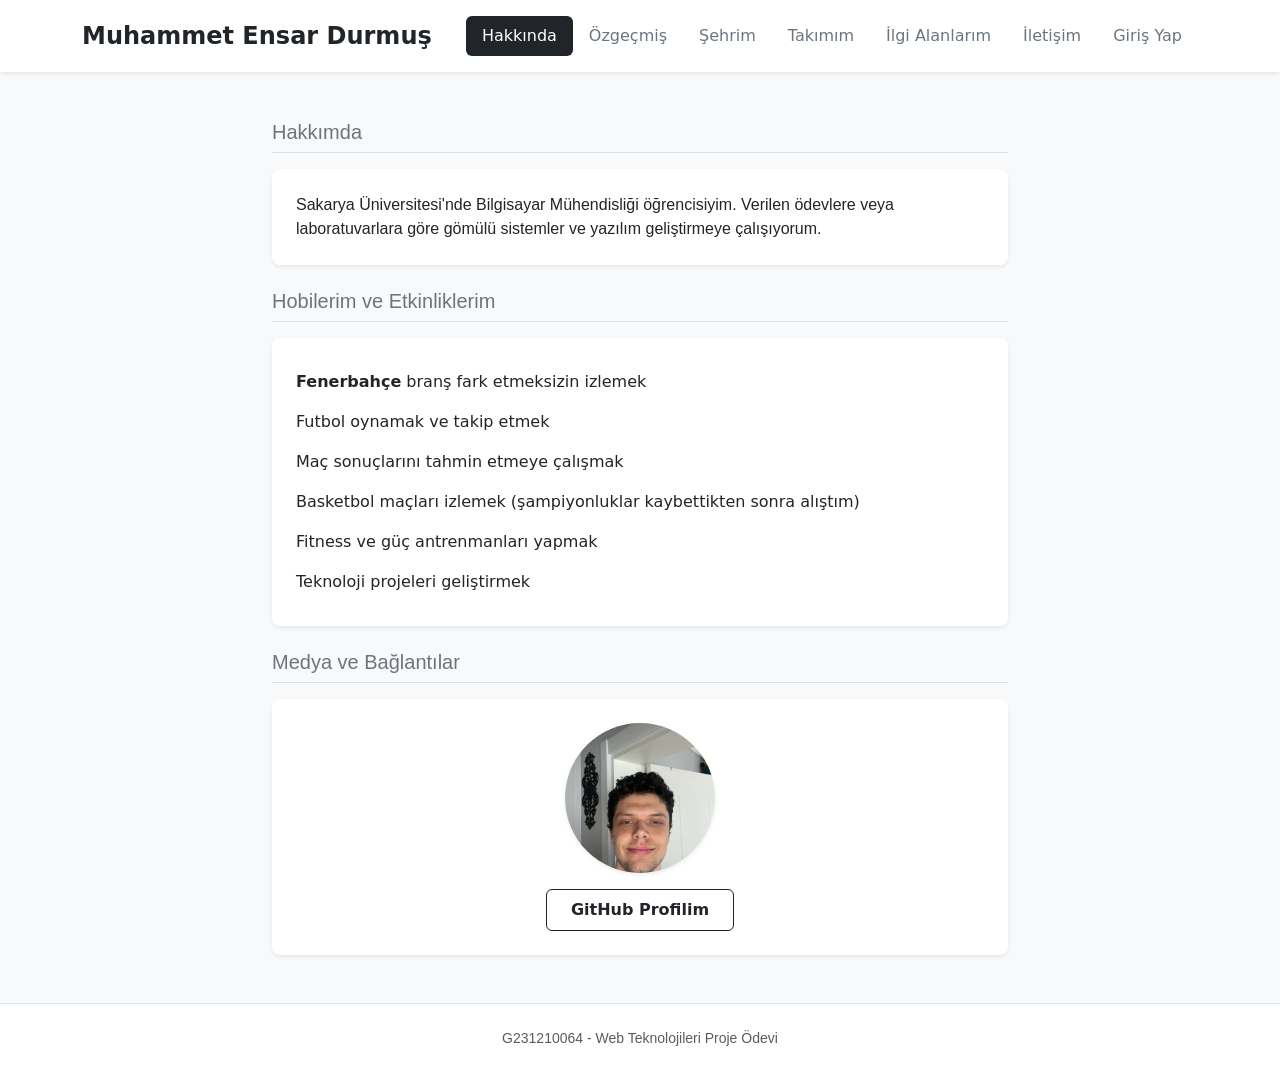
<file: index.html>
<!DOCTYPE html>
<html lang="tr">
<head>
    <meta charset="UTF-8">
    <meta name="viewport" content="width=device-width, initial-scale=1.0">
    
    
    <link rel="stylesheet" href="indexStil.css">
    
    <link rel="stylesheet" href="css/bootstrap.min.css">

    <title>Hakkında | Kişisel Web Sitem</title>

    <style>
        /* Özgeçmiş sayfasıyla aynı bütünlüğü sağlamak için */
        body {
            background-color: #f8f9fa;
            display: flex;/* Sayfayı ortaya hizalamak için */
            flex-direction: column;
            min-height: 100vh;
			/* ekran yüksekliğinin %100 ünü kullanmak için 100vh koyduk */
        }
    </style>
</head>
<body>
    
    <!-- mb-5 margin bottom 5 margin dış boşluk içindi css te 5 de 5 birim boşluk bırak bottom alttan yani-->
    <header class="bg-white shadow-sm py-3 mb-5">
        <div class="container d-flex flex-wrap justify-content-between align-items-center">
            <h1 class="h4 mb-0 text-dark fw-bold">Muhammet Ensar Durmuş</h1>
            <nav class="nav nav-pills">
                <!-- nav kısmında bulunduğumuz sınıfı active yaptık açıldığında olduğumuz sınıf yeni html dosyası ekledikçe buraya da ekleme yapılır -->
                <a class="nav-link active bg-dark text-white" href="index.html">Hakkında</a>
                <a class="nav-link text-secondary" href="cv.html">Özgeçmiş</a>
				<a class="nav-link text-secondary" href="sehrim.html">Şehrim</a>
				<a class="nav-link text-secondary" href="takimim.html">Takımım</a>
				<a class="nav-link text-secondary" href="ilgialanlarim.html">İlgi Alanlarım</a>
				<a class="nav-link text-secondary" href="iletisim.html">İletişim</a>
				<a class="nav-link text-secondary" href="login.html">Giriş Yap</a>
            </nav>
        </div>
    </header>

  
    <main class="container mb-5 flex-grow-1">
        <div class="row justify-content-center">
            <div class="col-lg-8">
                
               
                <section class="mb-4">
                    <h2 class="h5 text-secondary border-bottom pb-2 mb-3">Hakkımda</h2>
					<!-- border-0 ile kenarlıkları kaldırdık rounded ile de kenarlara kavis verdik alttan dış boşluk 4 birim mb-4 ile-->
					 <!-- shadow-sm az gölge efekti için kullandık fazla olmasın istedim -->
                    <div class="card border-0 shadow-sm rounded-3 mb-4">
                        <div class="card-body p-4 text-dark">
                            <p class="mb-0">Sakarya Üniversitesi'nde Bilgisayar Mühendisliği öğrencisiyim. Verilen ödevlere veya laboratuvarlara göre gömülü sistemler ve yazılım geliştirmeye çalışıyorum.</p>
                        </div>
                    </div>
                </section>

                
                <section class="mb-4">
                    <h2 class="h5 text-secondary border-bottom pb-2 mb-3">Hobilerim ve Etkinliklerim</h2>
                    <div class="card border-0 shadow-sm rounded-3 mb-4">
						<!-- p-4 de padding yani iç boşluk 4 birim olsun kartın -->
                        <div class="card-body p-4">
                            <ul class="list-group list-group-flush mb-0">
								<!-- list-group-flush da listenin dış çevresini kaldırır sadece satır arası çizgileri tutar ki modern görüntü için -->
                                <li class="list-group-item px-0 py-2 border-0">
                                    <span class="text-dark"><strong>Fenerbahçe</strong> branş fark etmeksizin izlemek</span>
									<!-- px de iç sağ sol boşluk için x py de iç üst alt boşluk için kullandık -->
                                </li>
                                <li class="list-group-item px-0 py-2 border-0 text-dark">Futbol oynamak ve takip etmek</li>
                                <li class="list-group-item px-0 py-2 border-0 text-dark">Maç sonuçlarını tahmin etmeye çalışmak</li>
                                <li class="list-group-item px-0 py-2 border-0 text-dark">Basketbol maçları izlemek (şampiyonluklar kaybettikten sonra alıştım)</li>
                                <li class="list-group-item px-0 py-2 border-0 text-dark">Fitness ve güç antrenmanları yapmak</li>
                                <li class="list-group-item px-0 py-2 border-0 text-dark">Teknoloji projeleri geliştirmek</li>
                            </ul>
                        </div>
                    </div>
                </section>

               
                <section>
                    <h2 class="h5 text-secondary border-bottom pb-2 mb-3">Medya ve Bağlantılar</h2>
                    <div class="card border-0 shadow-sm rounded-3">
                        <div class="card-body p-4 text-center">
                           
                            <img src="images/profil.jpeg" alt="Muhammet Ensar Durmuş Profil Fotoğrafı" class="img-fluid rounded-circle shadow-sm mb-3" style="width: 150px; height: 150px; object-fit: cover;">
                            <br>
                            
                            <a href="https://github.com/ensardurmus" target="_blank" class="btn btn-outline-dark px-4 py-2 fw-semibold">GitHub Profilim</a>
                        </div>
                    </div>
                </section>

            </div>
        </div>
    </main>

    <!-- Footer -->
	 <!-- border-top ile üst kısma ince bir çizgi ekledik eklemesek de olurdu görsel olarak hoşuma gitti -->
	  <!-- mt-auto margin auto ile ekran kısa da olsa uzun da olsa en altta olur mt-auto ile -->
    <footer class="bg-white border-top py-4 mt-auto">
        <div class="container text-center">
            <p class="text-muted small mb-0">G231210064 - Web Teknolojileri Proje Ödevi</p>
        </div>
    </footer>

    <script src="js/bootstrap.bundle.min.js"></script>

</body>
</html>
</file>
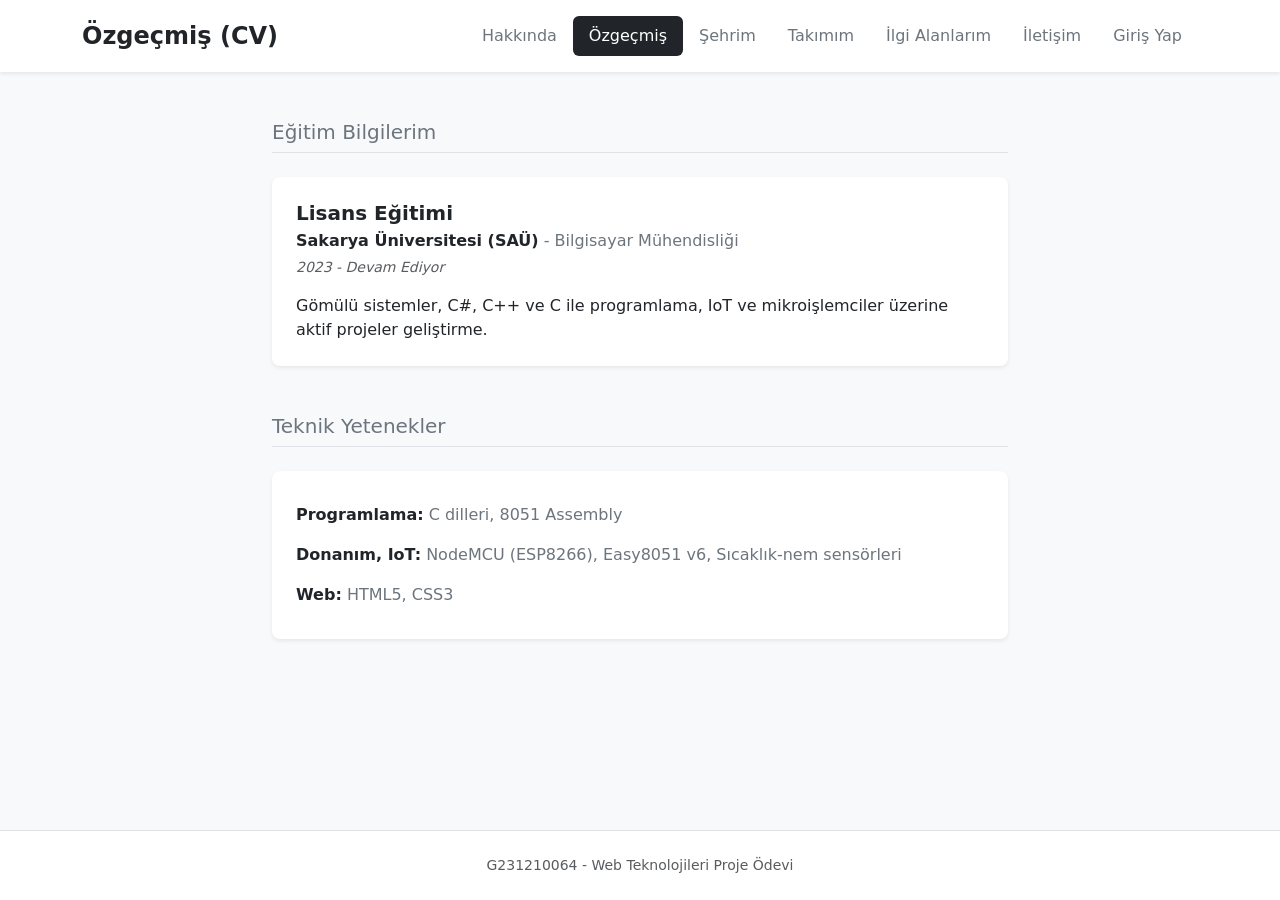
<file: cv.html>
<!DOCTYPE html>
<html lang="tr">
    <head>
        <meta charset="UTF-8">
        <meta name="viewport" content="width=device-width, initial-scale=1.0">

        <link rel="stylesheet" href="css/bootstrap.min.css">
        <title>Özgeçmiş | Muhammet Ensar Durmuş</title>
        
        <style>
            /* Sayfanın arka planını hafif gri yaparak beyaz kartların öne çıkmasını sağlıyoruz */
			/* Body de display:flex yapmak body elemanlarını flex container yaptık burada hizalamak kolay olsun diye */
			/* header main footer birer flex item oluyor böylelikle yani onları alt alta dizer header içinde container da otomatik buradan
			miras almaz */
            body {
                background-color: #f8f9fa;
                display: flex;
                flex-direction: column;
                min-height: 100vh; 
            }
			/* flex-direction ile de aslında alt alta dizmesini söylüyoruz column diyerek normalde flex yatayda hizalar*/
        </style>
    </head>
    <body>
        
        <header class="bg-white shadow-sm py-3 mb-5">
			<!-- flex-wrap ile ekrana sığmazsa yan yana hizalandığında alta geç dedik sıkışmasın diye -->
            <div class="container d-flex flex-wrap justify-content-between align-items-center">
                <h1 class="h4 mb-0 text-dark fw-bold">Özgeçmiş (CV)</h1>
                <nav class="nav nav-pills">
                    <a class="nav-link text-secondary" href="index.html">Hakkında</a>
                    <a class="nav-link active bg-dark text-white" href="cv.html">Özgeçmiş</a>
					<a class="nav-link text-secondary" href="sehrim.html">Şehrim</a>
					<a class="nav-link text-secondary" href="takimim.html">Takımım</a>
					<a class="nav-link text-secondary" href="ilgialanlarim.html">İlgi Alanlarım</a>
					<a class="nav-link text-secondary" href="iletisim.html">İletişim</a>
					<a class="nav-link text-secondary" href="login.html">Giriş Yap</a>
                </nav>
            </div>
        </header>

        <!-- justify-content-center ile flexbox kullandık aslında sayfada yatay olarak ortalamak için-->
        <main class="container mb-5 flex-grow-1">
            <div class="row justify-content-center">
                <div class="col-lg-8"> <!-- İçeriği ortalayıp genişliğini sayfa kadar sınırlama -->
                    
                   
                    <section class="mb-5">
                        <h2 class="h5 text-secondary border-bottom pb-2 mb-4">Eğitim Bilgilerim</h2>
                        
                        
                        <article class="card border-0 shadow-sm rounded-3">
                            <div class="card-body p-4">
								<!-- fw-bold ile yazıyı kalın yazdırdık -->
                                <h3 class="h5 card-title text-dark fw-bold mb-1">Lisans Eğitimi</h3>
                                <p class="card-text mb-1"><strong>Sakarya Üniversitesi (SAÜ)</strong> <span class="text-secondary">- Bilgisayar Mühendisliği</span></p>
                                <p class="text-muted small mb-3"><em>2023 - Devam Ediyor</em></p>
                                <p class="card-text mb-0 text-dark">Gömülü sistemler, C#, C++ ve C ile programlama, IoT ve mikroişlemciler üzerine aktif projeler geliştirme.</p>
                            </div>
                        </article>
                    </section>

                    
                    <section>
                        <h2 class="h5 text-secondary border-bottom pb-2 mb-4">Teknik Yetenekler</h2>
                        
                        <article class="card border-0 shadow-sm rounded-3">
                            <div class="card-body p-4">
                                
                                <ul class="list-group list-group-flush mb-0">
                                    <li class="list-group-item px-0 py-2 border-0">
                                        <strong class="text-dark">Programlama:</strong> <span class="text-secondary">C dilleri, 8051 Assembly</span>
                                    </li>
                                    <li class="list-group-item px-0 py-2 border-0">
                                        <strong class="text-dark">Donanım, IoT:</strong> <span class="text-secondary">NodeMCU (ESP8266), Easy8051 v6, Sıcaklık-nem sensörleri</span>
                                    </li>
                                    <li class="list-group-item px-0 py-2 border-0">
                                        <strong class="text-dark">Web:</strong> <span class="text-secondary">HTML5, CSS3</span>
                                    </li>
                                </ul>
                            </div>
                        </article>
                    </section>
                    
                </div>
            </div>
        </main>

        
        <footer class="bg-white border-top py-4 mt-auto">
            <div class="container text-center">
                <p class="text-muted small mb-0">G231210064 - Web Teknolojileri Proje Ödevi</p>
            </div>
        </footer>

        <script src="js/bootstrap.bundle.min.js"></script>
    </body>
</html>
</file>
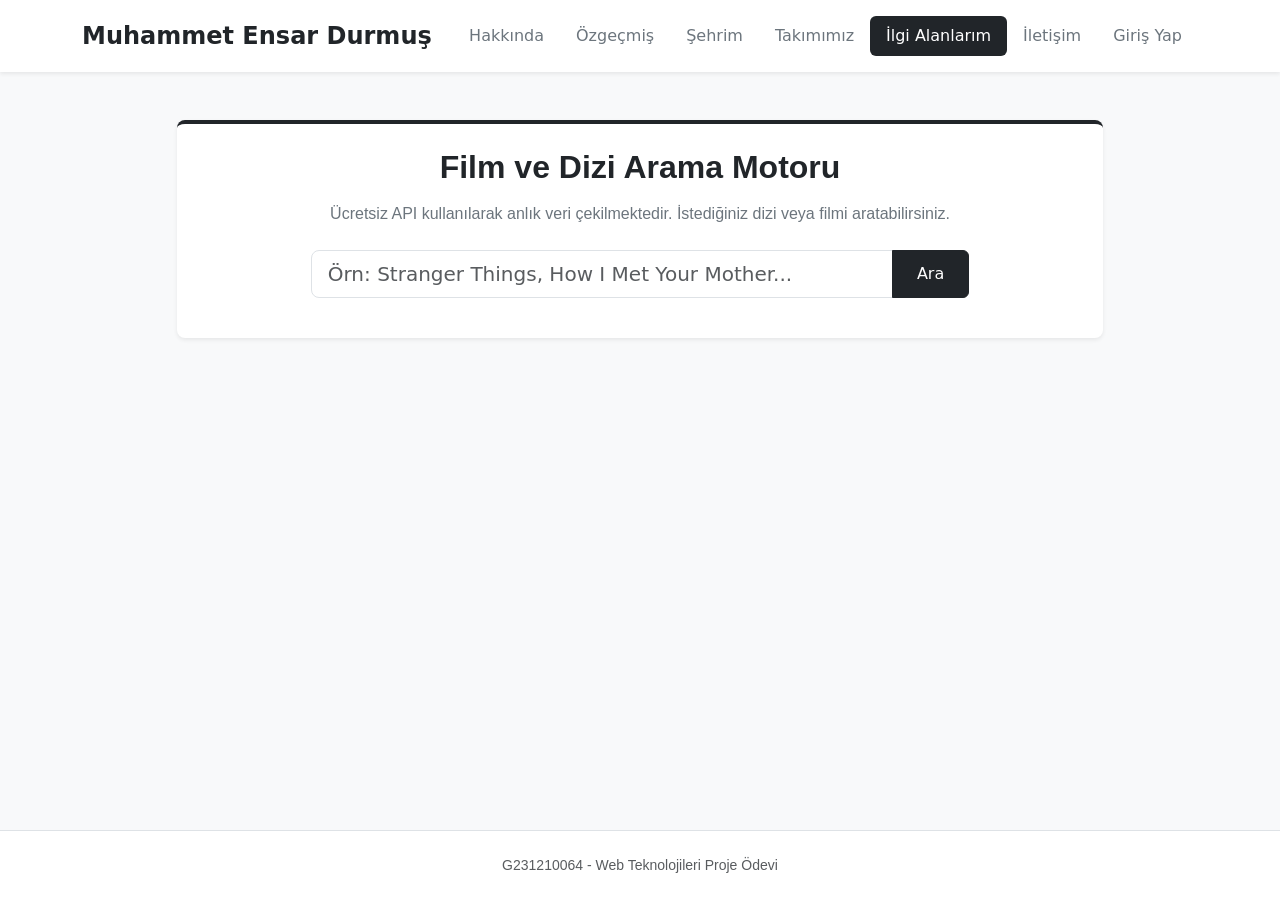
<file: ilgialanlarim.html>
<!DOCTYPE html>
<html lang="tr">
<head>
    <meta charset="UTF-8">
    <meta name="viewport" content="width=device-width, initial-scale=1.0">
    <title>İlgi Alanlarım | Kişisel Web Sitem</title>
    <link rel="stylesheet" href="indexStil.css">
    <link rel="stylesheet" href="css/bootstrap.min.css">
    <style>
        body {
            background-color: #f8f9fa;
            display: flex;
            flex-direction: column;
            min-height: 100vh;
        }
        .movie-card img {
            height: 400px;
            object-fit: cover;
        }
    </style>
</head>
<body>
    
    <!-- Menü Kısmı diğerlerine de ekledik öyle push yapıyoruz zaten her gün -->
    <header class="bg-white shadow-sm py-3 mb-5">
        <div class="container d-flex flex-wrap justify-content-between align-items-center">
            <h1 class="h4 mb-0 text-dark fw-bold">Muhammet Ensar Durmuş</h1>
            <nav class="nav nav-pills">
                <a class="nav-link text-secondary" href="index.html">Hakkında</a>
                <a class="nav-link text-secondary" href="cv.html">Özgeçmiş</a>
                <a class="nav-link text-secondary" href="sehrim.html">Şehrim</a>
                <a class="nav-link text-secondary" href="takimimiz.html">Takımımız</a>
                <a class="nav-link active bg-dark text-white" href="ilgialanlarim.html">İlgi Alanlarım</a>
				<a class="nav-link text-secondary" href="iletisim.html">İletişim</a>
				<a class="nav-link text-secondary" href="login.html">Giriş Yap</a>
            </nav>
        </div>
    </header>

    <main class="container mb-5 flex-grow-1">
        <div class="row justify-content-center">
            <div class="col-lg-10">
                
                <!-- API başlık ve arama alanı -->
                <section class="mb-5 text-center p-4 bg-white rounded-3 shadow-sm border-top border-4 border-dark">
                    <h2 class="fw-bold mb-3">Film ve Dizi Arama Motoru</h2>
                    <p class="text-secondary mb-4">Ücretsiz API kullanılarak anlık veri çekilmektedir. İstediğiniz dizi veya filmi aratabilirsiniz.</p>
                    
                    <div class="input-group mb-3 w-75 mx-auto">
                        <input type="text" id="searchInput" class="form-control form-control-lg" placeholder="Örn: Stranger Things, How I Met Your Mother..." aria-label="Film Ara">
                        <button class="btn btn-dark px-4" type="button" id="searchBtn">Ara</button>
                    </div>
                </section>

                <!-- API'den gelen sonuçların listeleneceği alan -->
                <div id="results" class="row g-4">
                    <!-- JavaScript ile çekilen veriler buraya eklenecek -->
                </div>

            </div>
        </div>
    </main>

    <footer class="bg-white border-top py-4 mt-auto">
        <div class="container text-center">
            <p class="text-muted small mb-0">G231210064 - Web Teknolojileri Proje Ödevi</p>
        </div>
    </footer>

    <!-- Bootstrap JS -->
    <script src="js/bootstrap.bundle.min.js"></script>

    <!-- API fetch işlemleri -->
    <script>
        document.getElementById('searchBtn').addEventListener('click', function() {//addEventListener modern onclick aslında
            const query = document.getElementById('searchInput').value;// Sorgu için searchInput ID li kısmın değerini atadım sorgu değişkenine 
            const resultsDiv = document.getElementById('results');// Sorgu sonucu için tanımladım 
            
            // Eğer boş arama yapılırsa
            if(query.trim() === '') {//trim() fonk boşlukları siler boş arama yapıldıysa da aşağıdaki mesajı gösteririz
                resultsDiv.innerHTML = '<div class="col-12 text-center text-danger"><p>Lütfen bir film veya dizi adı girin.</p></div>';
                return;
            }

            // Yükleniyor mesajı
            resultsDiv.innerHTML = '<div class="col-12 text-center"><div class="spinner-border text-dark" role="status"></div><p class="mt-2">Veriler çekiliyor...</p></div>';

            // TVMaze API'sine fetch isteği (sunucuya istek) atıyoruz
            fetch(`https://api.tvmaze.com/search/shows?q=${query}`)// q= kısmı kullanıcının girdisi openweatherda şehir ismi gibi 
                .then(response => response.json())//API'den gelen ham response u javaScrpipt verisine dönüştürüyoruz
                .then(data => {
                    resultsDiv.innerHTML = ''; // Önceki sonuçları temizle yeni aramalar için
                    
                    if(data.length === 0) {
                        resultsDiv.innerHTML = '<div class="col-12 text-center text-muted"><p>Aradığınız kriterlere uygun sonuç bulunamadı.</p></div>';
                        return;
                    }

                    // Gelen her bir sonuç için Bootstrap Kartı oluştur
                    data.forEach(item => {//API'den gelen her sonucu gezmek için 
                        const show = item.show;
                        const imageUrl = show.image ? show.image.medium : 'https://via.placeholder.com/210x295?text=Gorsel+Yok';// Görsel varsa onu koy yoksa görsel yok koymak için
                        const summary = show.summary ? show.summary.substring(0, 100) + '...' : 'Açıklama bulunmuyor.';
						//açıklamayı 100 karakterle kısıtlamak için kullandım substring() fonksiyonunu 
                        const rating = show.rating.average ? show.rating.average : 'Bilinmiyor';

						//Bootstrap kartını js ile oluşturduk
                        const cardHTML = `
                            <div class="col-md-4">
                                <div class="card border-0 shadow-sm rounded-3 h-100 movie-card">
                                    <img src="${imageUrl}" class="card-img-top" alt="${show.name}">
                                    <div class="card-body d-flex flex-column">
                                        <h5 class="card-title fw-bold">${show.name}</h5>
                                        <p class="text-warning fw-bold mb-2">⭐ ${rating}</p>
                                        <p class="card-text text-secondary small flex-grow-1">${summary}</p>
                                        <span class="badge bg-secondary mt-auto align-self-start">${show.language || 'Bilinmiyor'} / ${show.premiered ? show.premiered.substring(0,4) : '-'}</span>
                                    </div>
                                </div>
                            </div>
                        `;
                        resultsDiv.innerHTML += cardHTML;// Her kart tek tek ekrana ekleniyor
                    });
                })
                .catch(error => {
                    resultsDiv.innerHTML = '<div class="col-12 text-center text-danger"><p>Veri çekilirken bir hata oluştu.</p></div>';
                    console.error('Hata:', error);
                });
        });

        // Enter tuşu ile de arama yapabilmek için
        document.getElementById('searchInput').addEventListener('keypress', function(e) {
            if (e.key === 'Enter') {
                document.getElementById('searchBtn').click();
            }
        });
    </script>
</body>
</html>
</file>
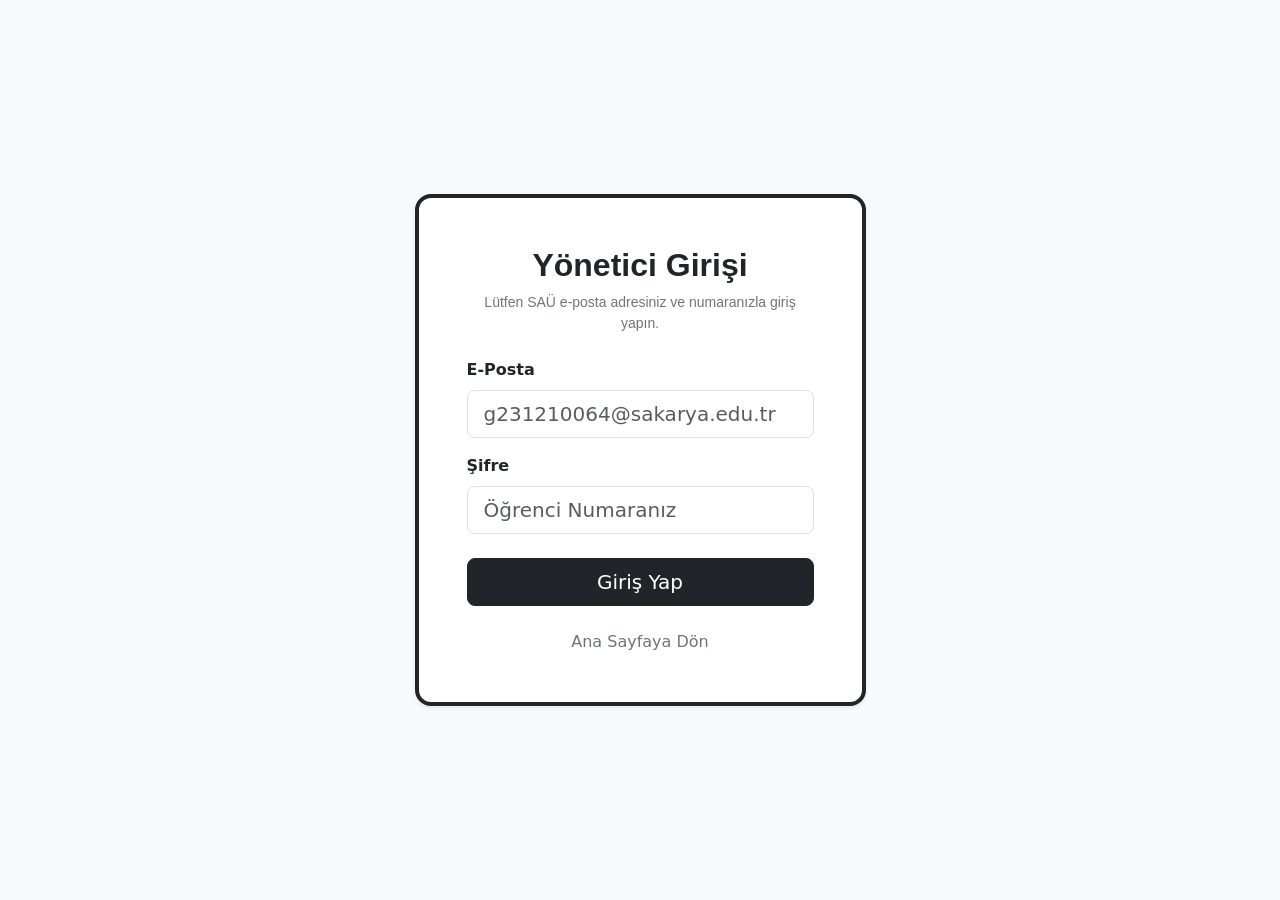
<file: login.html>
<!DOCTYPE html>
<html lang="tr">
<head>
    <meta charset="UTF-8">
    <meta name="viewport" content="width=device-width, initial-scale=1.0"><!--Mobil uyumluluk kısmını sağlayan satır-->
    <title>Giriş Yap | Kişisel Web Sitem</title>
    <link rel="stylesheet" href="indexStil.css">
    <link rel="stylesheet" href="css/bootstrap.min.css">
</head>
<body class="bg-light d-flex align-items-center min-vh-100">
	<!--container yapısı ile sayfanın içeriğini ortalayıp sağ-sol boşluk bıraktım ekrana göre genişliği sınırladım responsive sistem için-->
    <div class="container">
        <div class="row justify-content-center"><!--Satır oluşturup ortaladım-->
            <div class="col-md-5">
                <div class="card shadow-sm border-top border-4 border-dark rounded-4">
                    <div class="card-body p-5">
                        <div class="text-center mb-4">
                            <h2 class="fw-bold">Yönetici Girişi</h2>
                            <p class="text-secondary small">Lütfen SAÜ e-posta adresiniz ve numaranızla giriş yapın.</p>
                        </div>
                        
                        <form action="login_kontrol.php" method="POST">
                            <div class="mb-3">
                                <label for="email" class="form-label fw-bold">E-Posta</label><!-- e-mail burada id -->
                                <input type="email" class="form-control form-control-lg" id="email" name="email" required placeholder="g231210064@sakarya.edu.tr">
                            </div>
                            <div class="mb-4">
                                <label for="sifre" class="form-label fw-bold">Şifre</label>
                                <input type="password" class="form-control form-control-lg" id="sifre" name="sifre" required placeholder="Öğrenci Numaranız">
                            </div>
                            <div class="d-grid">
                                <button type="submit" class="btn btn-dark btn-lg">Giriş Yap</button>
                            </div>
                        </form>
                        
                        <div class="text-center mt-4">
                            <a href="index.html" class="text-secondary text-decoration-none">Ana Sayfaya Dön</a>
                        </div>
                    </div>
                </div>
            </div>
        </div>
    </div>
</body>
</html>
</file>
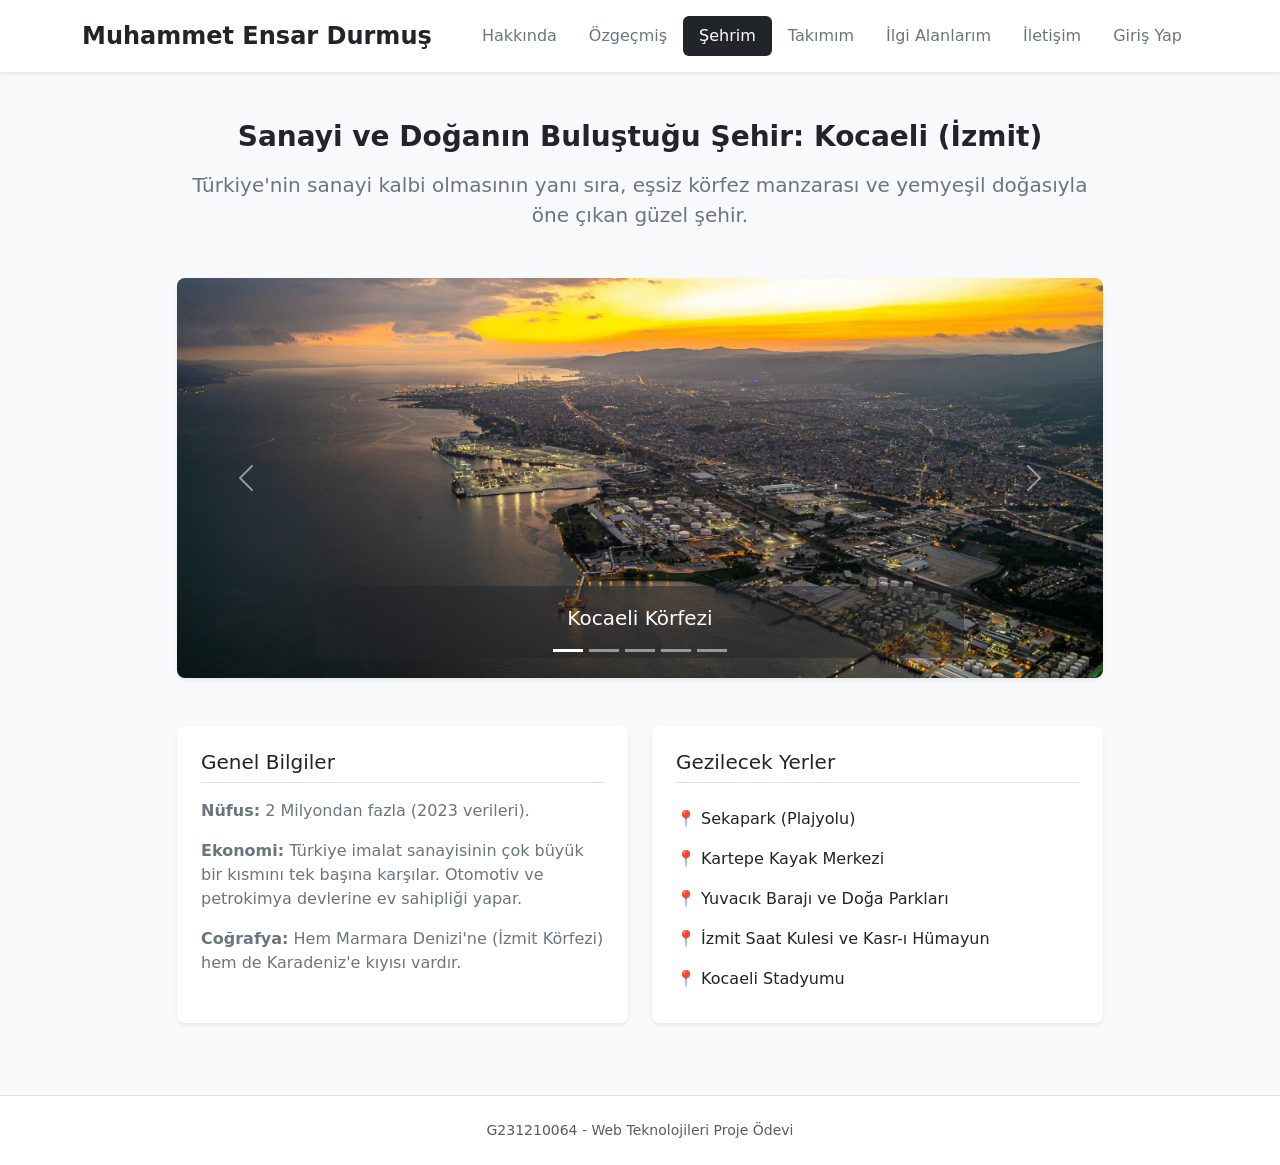
<file: sehrim.html>
<!DOCTYPE html>
<html lang="tr">
	<head>
		<meta charset="UTF-8">
		<meta name="viewport" content="width=device-width, initial-scale=1.0">

		<link rel="stylesheet" href="css/bootstrap.min.css">

		<title>Şehrim: Kocaeli / İzmit | Kişisel Web Sitem</title>

		<style>
        body {
            background-color: #f8f9fa;
            display: flex;
            flex-direction: column;
            min-height: 100vh;
        }
		/* Sliderdaki resimlerin normal boyutta gözükmesi için kullandık bunu*/
        .carousel-item img {
            height: 400px;
            object-fit: cover;
        }
    </style>
	</head>

	<body>
		<header class="bg-white shadow-sm py-3 mb-5">
        <div class="container d-flex flex-wrap justify-content-between align-items-center">
            <h1 class="h4 mb-0 text-dark fw-bold">Muhammet Ensar Durmuş</h1>
            <nav class="nav nav-pills">
                <a class="nav-link text-secondary" href="index.html">Hakkında</a>
                <a class="nav-link text-secondary" href="cv.html">Özgeçmiş</a>
                <a class="nav-link active bg-dark text-white" href="sehrim.html">Şehrim</a>
				<a class="nav-link text-secondary" href="takimim.html">Takımım</a>
				<a class="nav-link text-secondary" href="ilgialanlarim.html">İlgi Alanlarım</a>
				<a class="nav-link text-secondary" href="iletisim.html">İletişim</a>
				<a class="nav-link text-secondary" href="login.html">Giriş Yap</a>
            </nav>
        </div>
    </header>

    <main class="container mb-5 flex-grow-1">
        <div class="row justify-content-center">
            <div class="col-lg-10">
                
                <section class="mb-5 text-center">
                    <h2 class="h3 fw-bold text-dark mb-3">Sanayi ve Doğanın Buluştuğu Şehir: Kocaeli (İzmit)</h2>
                    <p class="lead text-secondary">Türkiye'nin sanayi kalbi olmasının yanı sıra, eşsiz körfez manzarası ve yemyeşil doğasıyla öne çıkan güzel şehir.</p>
                </section>

                <!-- Bootstrap Tıklanabilir Slider -->
                <section class="mb-5">
                    <div class="card border-0 shadow-sm rounded-3 overflow-hidden">
                        <div id="sehirSlider" class="carousel slide" data-bs-ride="carousel">
                            <div class="carousel-indicators">
                                <button type="button" data-bs-target="#sehirSlider" data-bs-slide-to="0" class="active" aria-current="true" aria-label="Slide 1"></button>
                                <button type="button" data-bs-target="#sehirSlider" data-bs-slide-to="1" aria-label="Slide 2"></button>
                                <button type="button" data-bs-target="#sehirSlider" data-bs-slide-to="2" aria-label="Slide 3"></button>
                                <button type="button" data-bs-target="#sehirSlider" data-bs-slide-to="3" aria-label="Slide 4"></button>
                                <button type="button" data-bs-target="#sehirSlider" data-bs-slide-to="4" aria-label="Slide 5"></button>
                            </div>
                            
                            <div class="carousel-inner">
                                <div class="carousel-item active">
                                    <img src="images/korfezManzarasi.jpg" class="d-block w-100" alt="Körfez Manzarası">
                                    <div class="carousel-caption d-none d-md-block bg-dark bg-opacity-50 rounded">
                                        <h5>Kocaeli Körfezi</h5>
                                    </div>
                                </div>
                                <div class="carousel-item">
                                    <img src="images/kartepe.jpg" class="d-block w-100" alt="Kartepe">
									<div class="carousel-caption d-none d-md-block bg-dark bg-opacity-50 rounded">
                                        <h5>Kartepe Kayak Merkezi</h5>
                                    </div>
                                </div>
                                <div class="carousel-item">
                                    <img src="images/yuvacik.jpg" class="d-block w-100" alt="Yuvacık Barajı">
									<div class="carousel-caption d-none d-md-block bg-dark bg-opacity-50 rounded">
                                        <h5>Yuvacık Barajı</h5>
                                    </div>
                                </div>
                                <div class="carousel-item">
                                    <img src="images/saatKulesi.jpg" class="d-block w-100" alt="Saat Kulesi">
									<div class="carousel-caption d-none d-md-block bg-dark bg-opacity-50 rounded">
                                        <h5>İzmit Saat Kulesi</h5>
                                    </div>
                                </div>
                                
                                <div class="carousel-item">
                                    <img src="images/pismaniye.jpg" class="d-block w-100" alt="Meşhur İzmit Pişmaniyesi">
                                    <div class="carousel-caption d-none d-md-block bg-dark bg-opacity-50 rounded">
                                        <h5>İzmit Pişmaniyesi</h5>
                                    </div>
                                </div>
                            </div>
                            
                            <button class="carousel-control-prev" type="button" data-bs-target="#sehirSlider" data-bs-slide="prev">
                                <span class="carousel-control-prev-icon" aria-hidden="true"></span>
                                <span class="visually-hidden">Önceki</span>
                            </button>
                            <button class="carousel-control-next" type="button" data-bs-target="#sehirSlider" data-bs-slide="next">
                                <span class="carousel-control-next-icon" aria-hidden="true"></span>
                                <span class="visually-hidden">Sonraki</span>
                            </button>
                        </div>
                    </div>
                </section>

                <!-- Şehir Tanıtım Yazıları -->
                <section class="row">
                    <div class="col-md-6 mb-4">
                        <div class="card border-0 shadow-sm rounded-3 h-100">
                            <div class="card-body p-4">
                                <h3 class="h5 text-dark border-bottom pb-2 mb-3">Genel Bilgiler</h3>
                                <p class="text-secondary"><strong>Nüfus:</strong> 2 Milyondan fazla (2023 verileri).</p>
                                <p class="text-secondary"><strong>Ekonomi:</strong> Türkiye imalat sanayisinin çok büyük bir kısmını tek başına karşılar. Otomotiv ve petrokimya devlerine ev sahipliği yapar.</p>
                                <p class="text-secondary"><strong>Coğrafya:</strong> Hem Marmara Denizi'ne (İzmit Körfezi) hem de Karadeniz'e kıyısı vardır.</p>                            
							</div>
                        </div>
                    </div>
                    <div class="col-md-6 mb-4">
                        <div class="card border-0 shadow-sm rounded-3 h-100">
                            <div class="card-body p-4">
                                <h3 class="h5 text-dark border-bottom pb-2 mb-3">Gezilecek Yerler</h3>
                                <ul class="list-group list-group-flush text-secondary">
                                    <li class="list-group-item px-0 border-0">📍 Sekapark (Plajyolu)</li>
                                    <li class="list-group-item px-0 border-0">📍 Kartepe Kayak Merkezi</li>
                                    <li class="list-group-item px-0 border-0">📍 Yuvacık Barajı ve Doğa Parkları</li>
                                    <li class="list-group-item px-0 border-0">📍 İzmit Saat Kulesi ve Kasr-ı Hümayun</li>
									<li class="list-group-item px-0 border-0">📍 Kocaeli Stadyumu</li>
                                </ul>
                            </div>
                        </div>
                    </div>
                </section>

            </div>
        </div>
    </main>

    <footer class="bg-white border-top py-4 mt-auto">
        <div class="container text-center">
            <p class="text-muted small mb-0">G231210064 - Web Teknolojileri Proje Ödevi</p>
        </div>
    </footer>


		<script src="js/bootstrap.bundle.min.js"></script>
	</body>
</html>
</file>
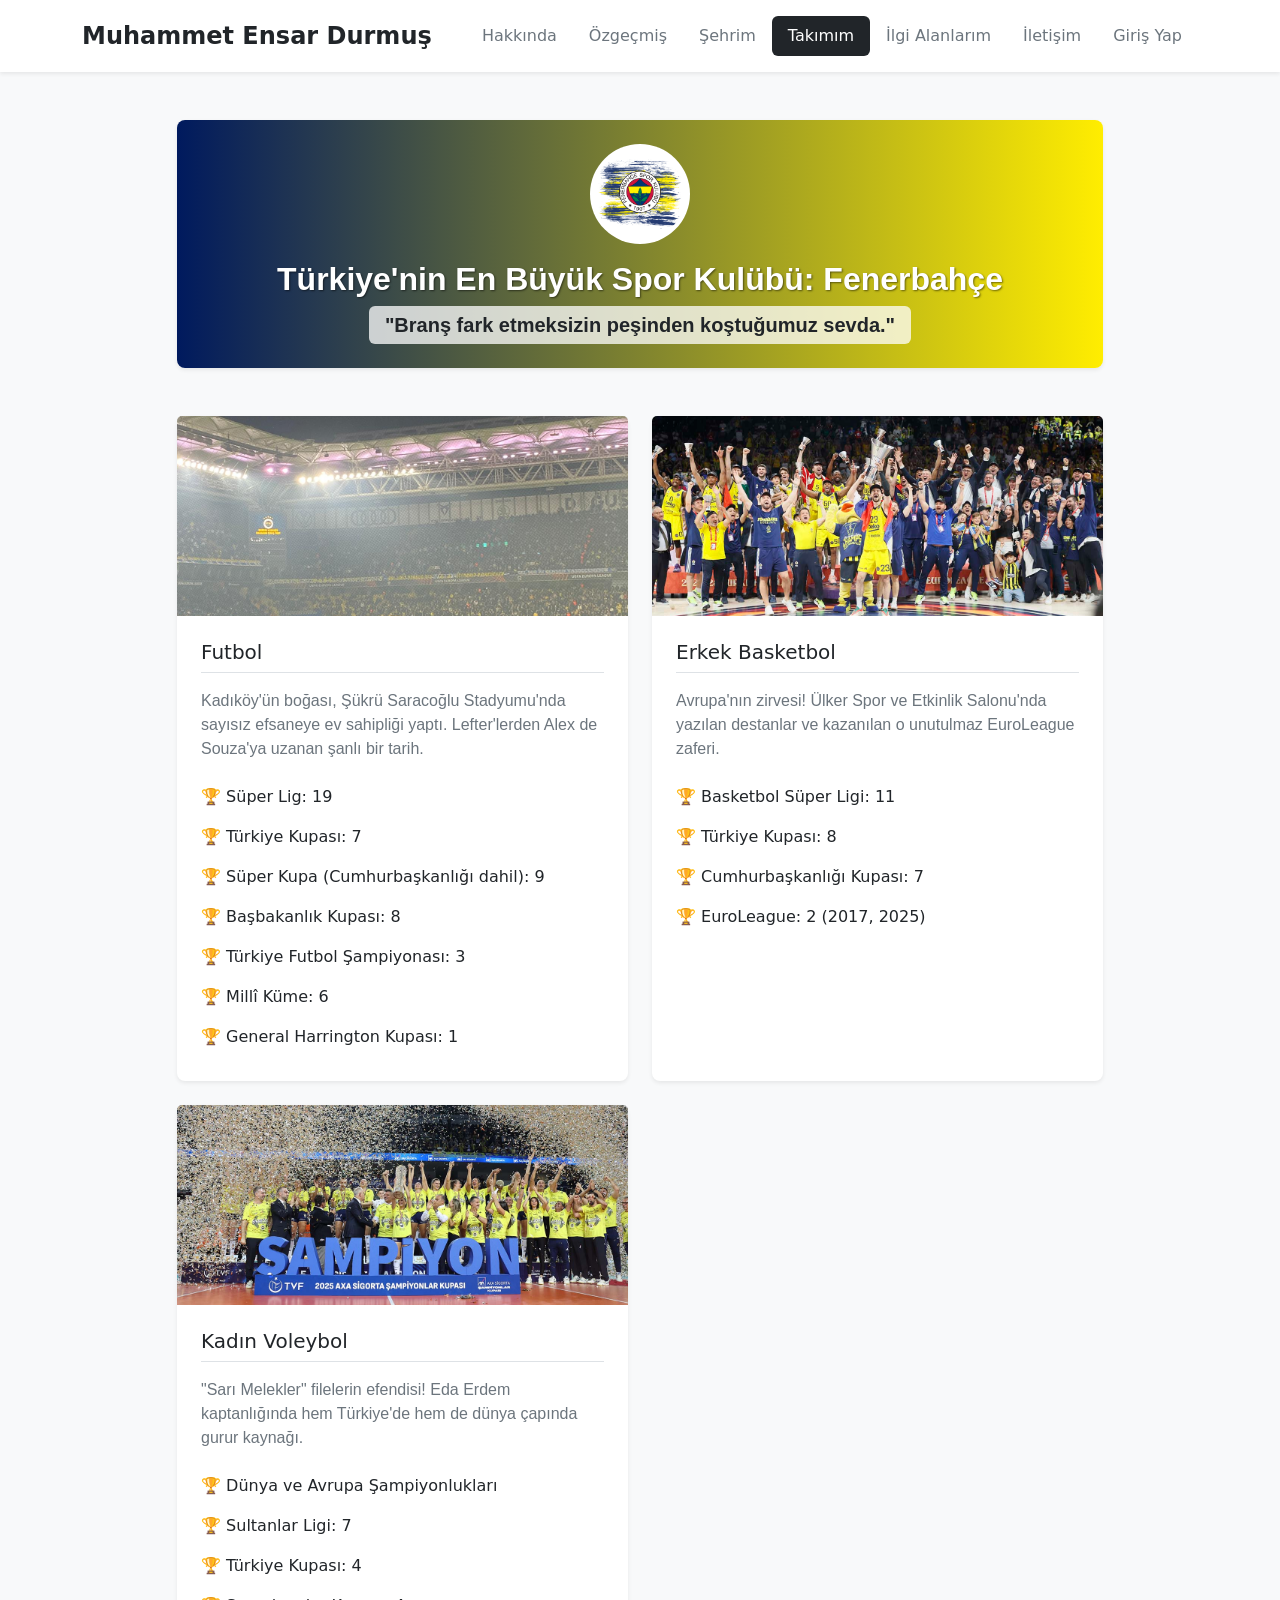
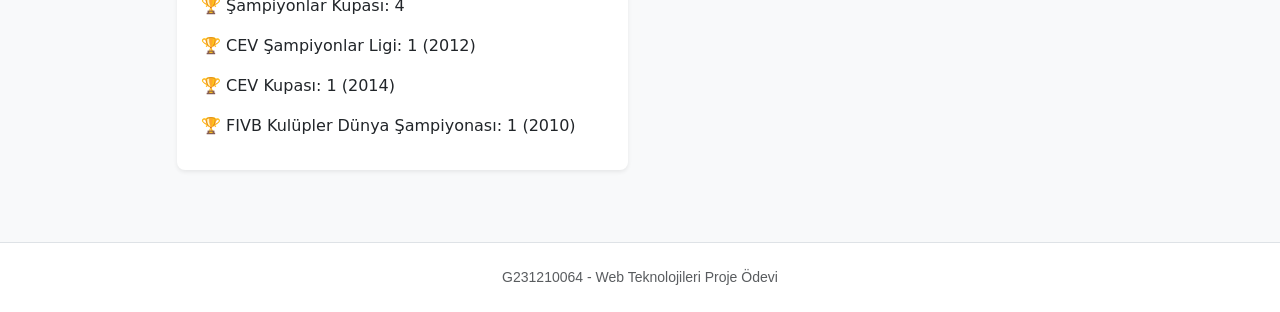
<file: takimim.html>
<!DOCTYPE html>
<html lang="tr">
<head>
    <meta charset="UTF-8">
    <meta name="viewport" content="width=device-width, initial-scale=1.0">
    <title>Takımım: Fenerbahçe | Kişisel Web Sitem</title>
    <link rel="stylesheet" href="indexStil.css">
    <link rel="stylesheet" href="css/bootstrap.min.css">
    <style>
        body {
            background-color: #f8f9fa;
            display: flex;
            flex-direction: column;
            min-height: 100vh;
        }
        .fener-colors {
            background: linear-gradient(to right, #001A5E, #FFED00);
            color: white;
        }
    </style>
</head>
<body>
    
    <header class="bg-white shadow-sm py-3 mb-5">
        <div class="container d-flex flex-wrap justify-content-between align-items-center">
            <h1 class="h4 mb-0 text-dark fw-bold">Muhammet Ensar Durmuş</h1>
            <nav class="nav nav-pills">
                <a class="nav-link text-secondary" href="index.html">Hakkında</a>
                <a class="nav-link text-secondary" href="cv.html">Özgeçmiş</a>
                <a class="nav-link text-secondary" href="sehrim.html">Şehrim</a>
                <a class="nav-link active bg-dark text-white" href="takimimiz.html">Takımım</a>
				<a class="nav-link text-secondary" href="ilgialanlarim.html">İlgi Alanlarım</a>
				<a class="nav-link text-secondary" href="iletisim.html">İletişim</a>
				<a class="nav-link text-secondary" href="login.html">Giriş Yap</a>
            </nav>
        </div>
    </header>

    <main class="container mb-5 flex-grow-1">
        <div class="row justify-content-center">
            <div class="col-lg-10">
                
                <!-- Başlık Bölümü -->
                <section class="mb-5 text-center fener-colors p-4 rounded-3 shadow-sm">
                    <img src="images/fblogo.png" alt="Fenerbahçe Logosu" width="100" class="mb-3 bg-white rounded-circle p-1">
                    <h2 class="fw-bold" style="text-shadow: 1px 1px 2px rgba(0,0,0,0.5);">Türkiye'nin En Büyük Spor Kulübü: Fenerbahçe</h2>
                    <p class="lead mb-0 text-dark fw-bold bg-white bg-opacity-75 d-inline-block px-3 py-1 rounded">"Branş fark etmeksizin peşinden koştuğumuz sevda."</p>
                </section>

                <div class="row">
                    <!-- Futbol Bölümü -->
                    <div class="col-md-6 mb-4">
                        <div class="card border-0 shadow-sm rounded-3 h-100">
                            <img src="images/stadyum.jpeg" class="card-img-top" alt="Şükrü Saracoğlu Stadyumu" style="height: 200px; object-fit: cover;">
                            <div class="card-body p-4">
                                <h3 class="h5 text-dark border-bottom pb-2 mb-3">Futbol</h3>
                                <p class="text-secondary">Kadıköy'ün boğası, Şükrü Saracoğlu Stadyumu'nda sayısız efsaneye ev sahipliği yaptı. Lefter'lerden Alex de Souza'ya uzanan şanlı bir tarih.</p>
                                <ul class="list-group list-group-flush text-secondary">
                                    <li class="list-group-item px-0 border-0">🏆 Süper Lig: 19</li>
                                    <li class="list-group-item px-0 border-0">🏆 Türkiye Kupası: 7</li>
									<li class="list-group-item px-0 border-0">🏆 Süper Kupa (Cumhurbaşkanlığı dahil): 9</li>
									<li class="list-group-item px-0 border-0">🏆 Başbakanlık Kupası: 8</li>
									<li class="list-group-item px-0 border-0">🏆 Türkiye Futbol Şampiyonası: 3</li>
									<li class="list-group-item px-0 border-0">🏆 Millî Küme: 6</li>
									<li class="list-group-item px-0 border-0">🏆 General Harrington Kupası: 1</li>
                                </ul>
                            </div>
                        </div>
                    </div>

                    <!-- Basketbol Bölümü -->
                    <div class="col-md-6 mb-4">
                        <div class="card border-0 shadow-sm rounded-3 h-100">
                            <img src="images/euroleague.jpg" class="card-img-top" alt="Fenerbahçe Beko" style="height: 200px; object-fit: cover;">
                            <div class="card-body p-4">
                                <h3 class="h5 text-dark border-bottom pb-2 mb-3">Erkek Basketbol</h3>
                                <p class="text-secondary">Avrupa'nın zirvesi! Ülker Spor ve Etkinlik Salonu'nda yazılan destanlar ve kazanılan o unutulmaz EuroLeague zaferi.</p>
                                <ul class="list-group list-group-flush text-secondary">
                                    <li class="list-group-item px-0 border-0">🏆 Basketbol Süper Ligi: 11</li>
									<li class="list-group-item px-0 border-0">🏆 Türkiye Kupası: 8</li>
                                    <li class="list-group-item px-0 border-0">🏆 Cumhurbaşkanlığı Kupası: 7</li>
									<li class="list-group-item px-0 border-0">🏆 EuroLeague: 2 (2017, 2025)</li>
                                </ul>
                            </div>
                        </div>
                    </div>

					<!--Kadın Voleybol-->
					<div class="col-md-6 mb-4">
                        <div class="card border-0 shadow-sm rounded-3 h-100">
                            <img src="images/fbvoleybol.jpg" class="card-img-top" alt="Fenerbahçe Opet Kadın Voleybol Takımı" style="height: 200px; object-fit: cover;">
                            <div class="card-body p-4">
                                <h3 class="h5 text-dark border-bottom pb-2 mb-3">Kadın Voleybol</h3>
                                <p class="text-secondary">"Sarı Melekler" filelerin efendisi! Eda Erdem kaptanlığında hem Türkiye'de hem de dünya çapında gurur kaynağı.</p>
                                <ul class="list-group list-group-flush text-secondary">
                                    <li class="list-group-item px-0 border-0">🏆 Dünya ve Avrupa Şampiyonlukları</li>
                                    <li class="list-group-item px-0 border-0">🏆 Sultanlar Ligi: 7</li>
									<li class="list-group-item px-0 border-0">🏆 Türkiye Kupası: 4</li>
									<li class="list-group-item px-0 border-0">🏆 Şampiyonlar Kupası: 4</li>
									<li class="list-group-item px-0 border-0">🏆 CEV Şampiyonlar Ligi: 1 (2012)</li>
									<li class="list-group-item px-0 border-0">🏆 CEV Kupası: 1 (2014)</li>
									<li class="list-group-item px-0 border-0">🏆 FIVB Kulüpler Dünya Şampiyonası: 1 (2010)</li>
                                </ul>
                            </div>
                        </div>
                    </div>
                </div>

            </div>
        </div>
    </main>

    <footer class="bg-white border-top py-4 mt-auto">
        <div class="container text-center">
            <p class="text-muted small mb-0">G231210064 - Web Teknolojileri Proje Ödevi</p>
        </div>
    </footer>

    <script src="js/bootstrap.bundle.min.js"></script>
</body>
</html>
</file>
<file: indexStil.css>
p{
	font-family: 'Franklin Gothic Medium', 'Arial Narrow', Arial, sans-serif;
}

section.duzen1
{
	color:blue;
	font-family:'Franklin Gothic Medium', 'Arial Narrow', Arial, sans-serif;
}
h2{
	color:yellow;
	font-family: 'Franklin Gothic Medium', 'Arial Narrow', Arial, sans-serif;
}

.altcizgi
{
	text-decoration: underline;
}
.linkDuzen
{
	text-decoration: none;
	font-family: 'Franklin Gothic Medium', 'Arial Narrow', Arial, sans-serif;
	font-size:15pt;

}

/* Üst kısım ilk hafta alelacele oluşturuldu ödevin ilk günü yetişsin diye son saatlerde ilk günü commit ettim */
/* 9.Hafta güncellemesi eklendi alta animasyonlar ekledik sayfaya */
/* Sitemdeki tüm linklere ve butonlara yumuşak bir geçiş efekti veriyorum 
Hover (üzerine gelme) durumlarında aniden renk değiştirmesi yerine 0.3 saniyede göze hoş gelen bir geçiş yapmasını sağlıyorum. */
a, .btn, .nav-link {
    transition: all 0.3s ease-in-out !important;
}

/* Bootstrap kartlarımın statik durmasını istemediğim için bir transition (geçiş) süresi ayarladım. */
.card {
    transition: transform 0.3s ease, box-shadow 0.3s ease !important;
}

/* Kullanıcı farenin imlecini kartların (örneğin Fenerbahçe sayfası veya film arama sayfasındaki kartlar) 
üzerine getirdiğinde kartın Y ekseninde 8 piksel yukarı kalkmasını ve gölgesinin belirginleşmesini sağlıyorum. 
Bu sayede tasarımım daha interaktif ve modern hissettiriyor. */
.card:hover {
    transform: translateY(-8px); 
    box-shadow: 0 12px 24px rgba(0, 0, 0, 0.15) !important; 
}

/* İletişim formundaki inputlara veya açılır menülere tıklandığında (focus), 
Bootstrap'in varsayılan mavi vurgu rengi yerine sitemin genel siyah/beyaz temasına uygun olan 
koyu gri renginin belirmesini ayarlıyorum. */
.form-control:focus, .form-select:focus {
    border-color: #212529;
    box-shadow: 0 0 0 0.25rem rgba(33, 37, 41, 0.25);
}

/* İlgi alanlarım (API) sayfasındaki API'den gelen film afişlerinin üst köşelerini 
biraz daha yuvarlatıyorum ki Bootstrap kartımın border-radius yapısıyla tam uyumlu olsun ve taşma yapmasın. */
.movie-card img {
    border-top-left-radius: 0.5rem;
    border-top-right-radius: 0.5rem;
}
</file>
